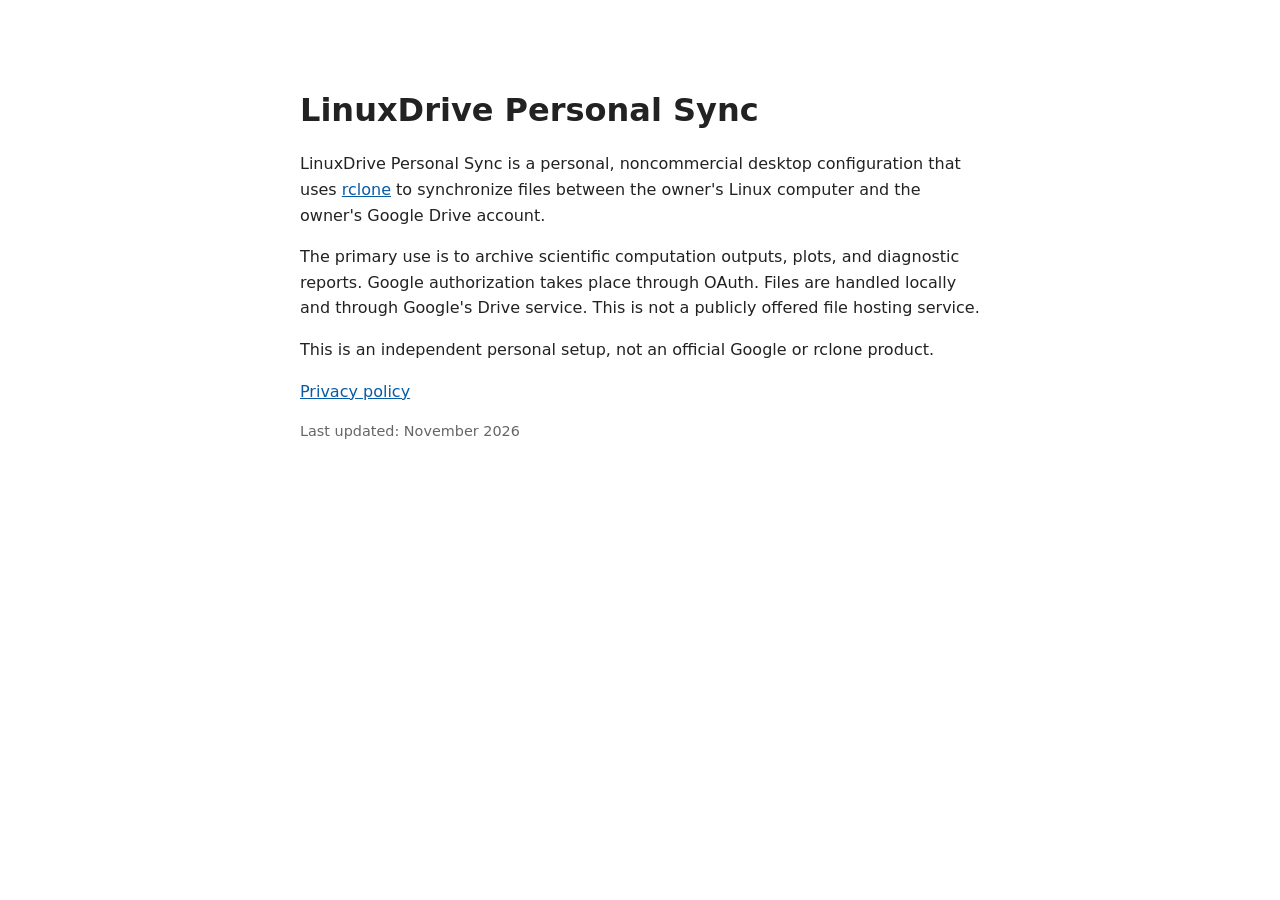
<file: index.html>
<!doctype html>
<html lang="en">
<head>
  <meta charset="utf-8">
  <meta name="viewport" content="width=device-width, initial-scale=1">
  <meta name="robots" content="index,follow">
  <title>LinuxDrive Personal Sync</title>
  <style>
    body{font:16px/1.6 system-ui,-apple-system,Segoe UI,sans-serif;max-width:680px;margin:10vh auto;padding:0 24px;color:#222}
    h1{font-size:2rem;line-height:1.25}
    a{color:#075ba6} .small{color:#666;font-size:.9rem} 
  </style>
</head>
<body>
  <h1>LinuxDrive Personal Sync</h1>
  <p>LinuxDrive Personal Sync is a personal, noncommercial desktop configuration that uses <a href="https://rclone.org/drive/">rclone</a> to synchronize files between the owner's Linux computer and the owner's Google Drive account.</p>
  <p>The primary use is to archive scientific computation outputs, plots, and diagnostic reports. Google authorization takes place through OAuth. Files are handled locally and through Google's Drive service. This is not a publicly offered file hosting service.</p>
  <p>This is an independent personal setup, not an official Google or rclone product.</p>
  <p><a href="privacy.html">Privacy policy</a></p>
  <p class="small">Last updated: November 2026</p>
</body>
</html>
</file>
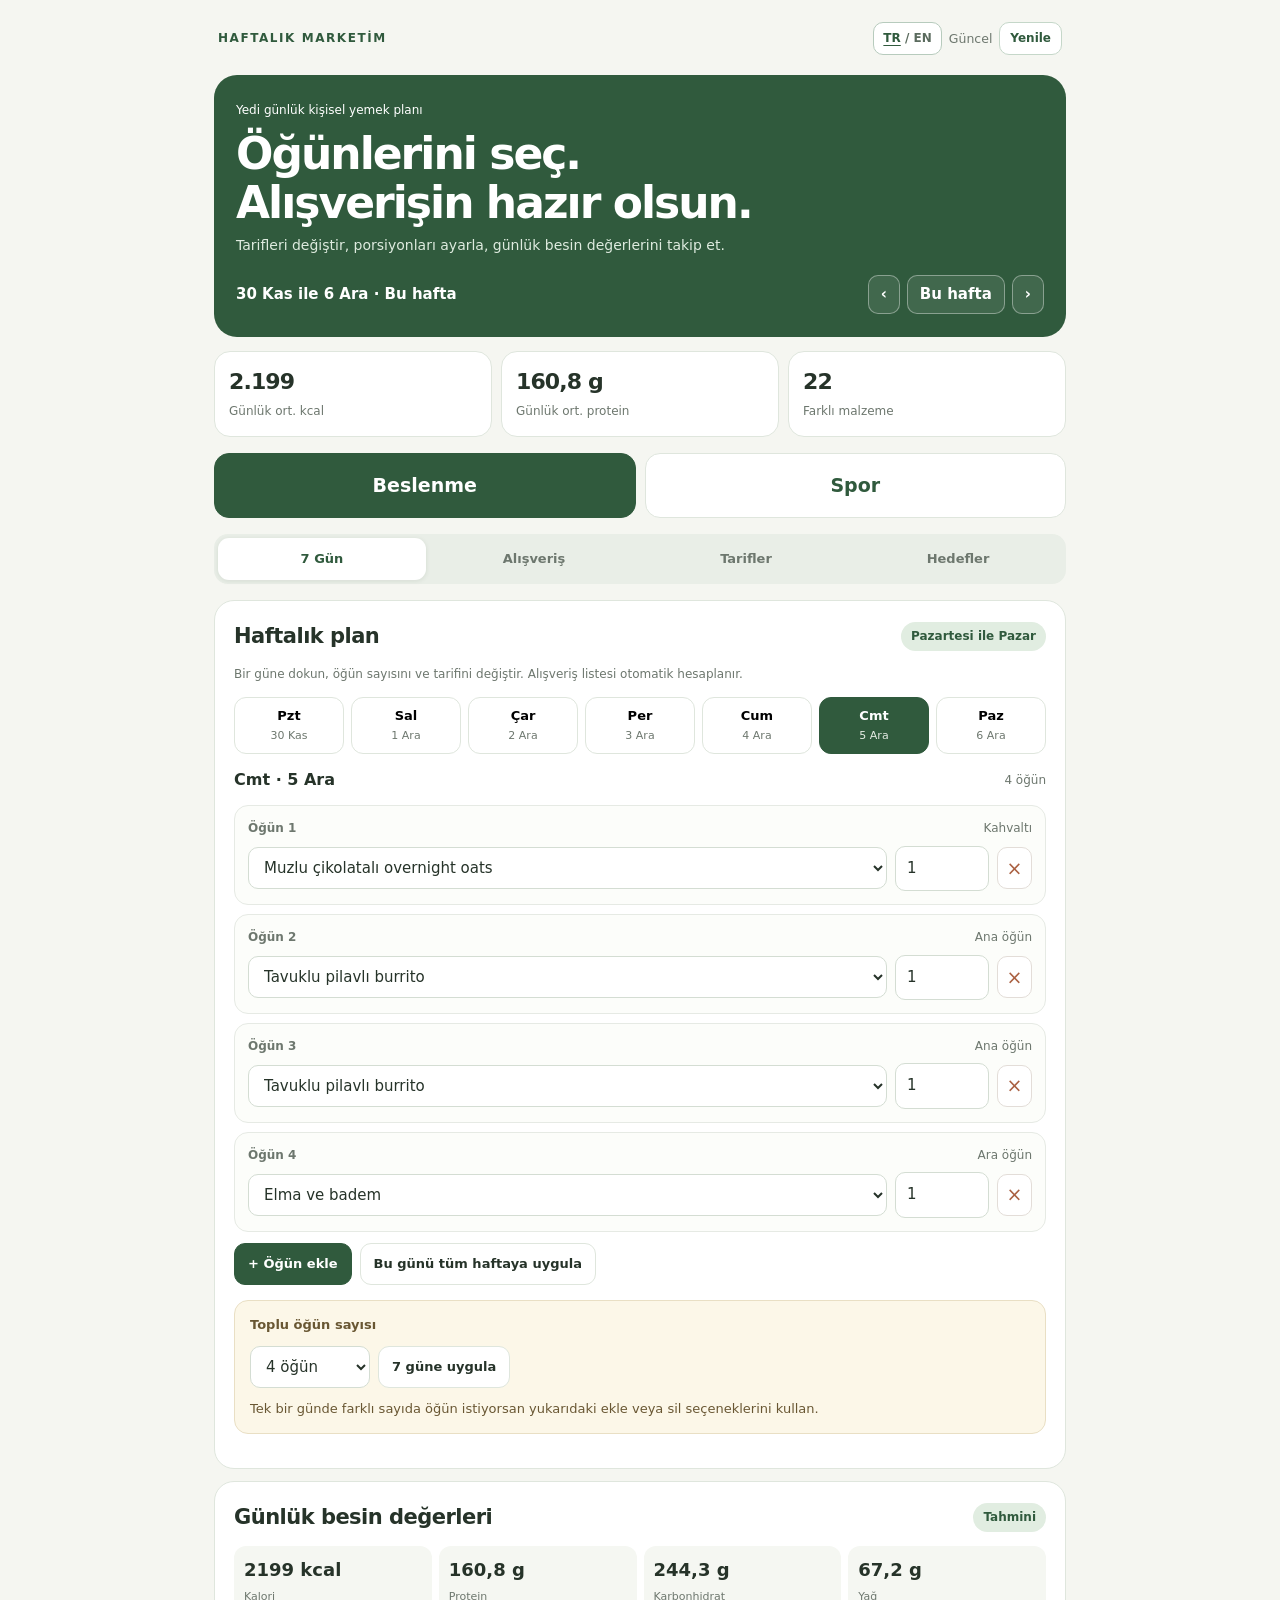
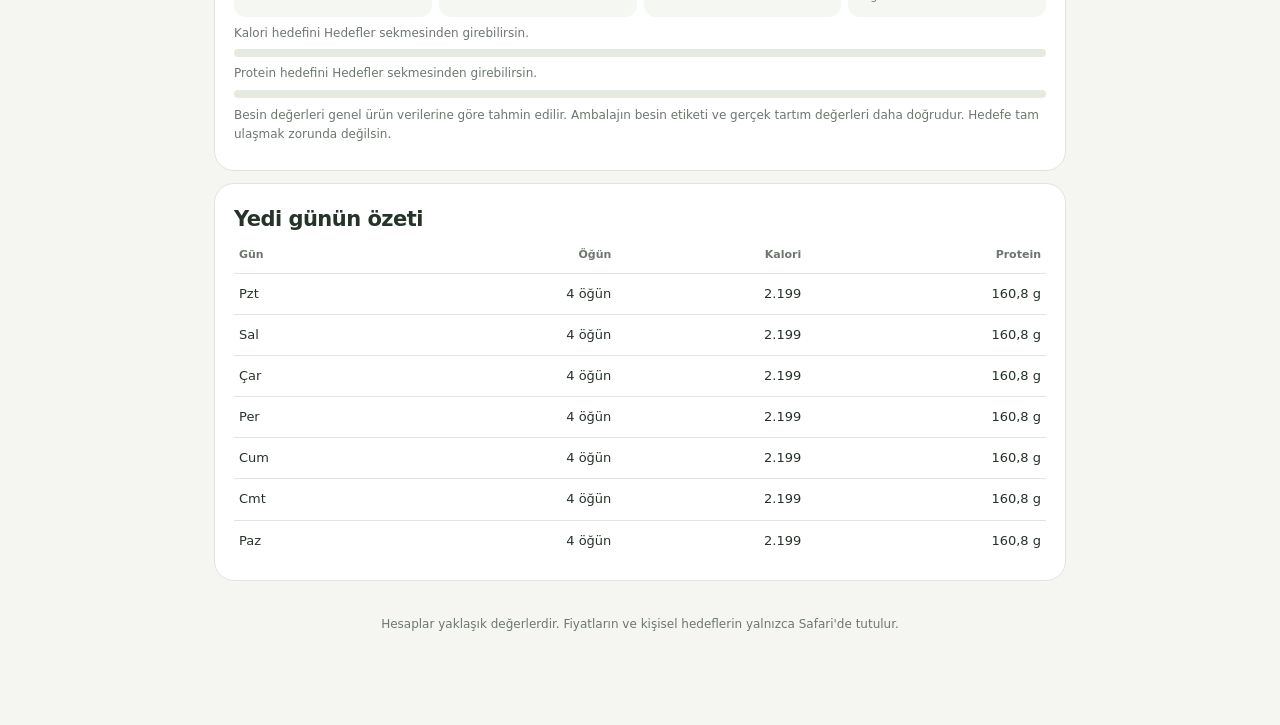
<file: meal-planner/index.html>
<!doctype html>
<html lang="tr">
<head>
<meta charset="utf-8">
<meta name="viewport" content="width=device-width, initial-scale=1, viewport-fit=cover">
<meta name="theme-color" content="#f5f6f1">
<meta name="app-version" content="4.0.0">
<meta name="robots" content="noindex,nofollow">
<meta name="description" content="Yedi günlük yemek planı, tarifler, makro besin hesaplama ve alışveriş listesi.">
<title>Haftalık Marketim | Beslenme Planlayıcısı</title>
<link rel="stylesheet" href="./styles.v2.css?v=4.0">
<script defer src="./engine.v2.js?v=2.3"></script>
<script defer src="./kitchen.v2.js?v=2.1"></script>
<script defer src="./i18n.v3.js?v=4.0"></script>
<script defer src="./energy.v2.js?v=4.0"></script>
<script defer src="./app.v2.js?v=4.0"></script>
<script defer src="./energy-ui.v2.js?v=4.0"></script>
</head>
<body>
<main>
  <div class="top">
    <span class="brand">HAFTALIK MARKETİM</span>
    <div class="top-actions"><button id="langToggle" class="lang-toggle" type="button" aria-label="Switch to English" title="Switch to English"><strong>TR</strong> / EN</button><small id="status">Yükleniyor</small><button id="forceUpdateBtn" type="button" class="update-button" aria-label="Uygulamanın güncel sürümünü yükle">Yenile</button></div>
  </div>
  <section class="hero">
    <span class="small">Yedi günlük kişisel yemek planı</span>
    <h1>Öğünlerini seç.<br>Alışverişin hazır olsun.</h1>
    <p>Tarifleri değiştir, porsiyonları ayarla, günlük besin değerlerini takip et.</p>
    <div class="weekrow">
      <strong id="weekLabel">Hafta yükleniyor</strong>
      <div class="weeknav">
        <button id="previous" aria-label="Önceki hafta">‹</button>
        <button id="now">Bu hafta</button>
        <button id="next" aria-label="Sonraki hafta">›</button>
      </div>
    </div>
  </section>
  <div id="loadError" class="loading" role="status">Plan yükleniyor...</div>
  <div id="mainContent" class="hidden">
    <div class="summary">
      <div class="metric"><b id="avgCalories">0</b><span>Günlük ort. kcal</span></div>
      <div class="metric"><b id="avgProtein">0 g</b><span>Günlük ort. protein</span></div>
      <div class="metric"><b id="ingredientCount">0</b><span>Farklı malzeme</span></div>
    </div>
    <nav class="major-tabs"><button type="button" data-area="food" class="active" aria-pressed="true">Beslenme</button><button type="button" data-area="sport" aria-pressed="false">Spor</button></nav>
    <nav class="tabs food-tabs" role="tablist">
      <button data-tab="plan" class="active" role="tab" aria-selected="true">7 Gün</button>
      <button data-tab="shopping" role="tab" aria-selected="false">Alışveriş</button>
      <button data-tab="recipes" role="tab" aria-selected="false">Tarifler</button>
      <button data-tab="goals" role="tab" aria-selected="false">Hedefler</button>
    </nav>
    <nav class="tabs sport-tabs hidden" role="tablist"><button data-tab="training" role="tab" aria-selected="false">Antrenman</button><button data-tab="energy" role="tab" aria-selected="false">Kalori Dengesi</button></nav>
    <section id="planPane">
      <div class="panel">
        <div class="panelheader"><h2>Haftalık plan</h2><span class="pill">Pazartesi ile Pazar</span></div>
        <p class="muted small">Bir güne dokun, öğün sayısını ve tarifini değiştir. Alışveriş listesi otomatik hesaplanır.</p>
        <div id="days" class="daylist" aria-label="Haftanın günleri"></div>
        <div class="panelheader">
          <h3 id="dayHeading">Gün</h3>
          <span id="mealCountText" class="small muted">4 öğün</span>
        </div>
        <div id="slots"></div>
        <div class="buttonrow">
          <button id="addMeal" class="btn main">+ Öğün ekle</button>
          <button id="cloneDay" class="btn">Bu günü tüm haftaya uygula</button>
        </div>
        <div class="note"><b>Toplu öğün sayısı</b>
          <div class="buttonrow">
            <select id="dailyMealCount" aria-label="Tüm günler için öğün sayısı" style="width:120px">
              <option value="1">1 öğün</option><option value="2">2 öğün</option>
              <option value="3">3 öğün</option><option value="4" selected>4 öğün</option>
              <option value="5">5 öğün</option><option value="6">6 öğün</option>
              <option value="7">7 öğün</option><option value="8">8 öğün</option>
            </select>
            <button id="applyCount" class="btn">7 güne uygula</button>
          </div>
          Tek bir günde farklı sayıda öğün istiyorsan yukarıdaki ekle veya sil seçeneklerini kullan.
        </div>
      </div>
      <div class="panel">
        <div class="panelheader"><h2>Günlük besin değerleri</h2><span class="pill">Tahmini</span></div>
        <div id="todayMacros" class="macrogrid"></div>
        <div class="targetline" id="calorieTargetText"></div><div class="track"><div id="calorieProgress" style="width:0%"></div></div>
        <div class="targetline" id="proteinTargetText"></div><div class="track"><div id="proteinProgress" style="width:0%"></div></div>
        <p class="muted small">Besin değerleri genel ürün verilerine göre tahmin edilir. Ambalajın besin etiketi ve gerçek tartım değerleri daha doğrudur. Hedefe tam ulaşmak zorunda değilsin.</p>
      </div>
      <div class="panel">
        <h2>Yedi günün özeti</h2>
        <table class="seven">
          <thead><tr><th>Gün</th><th>Öğün</th><th>Kalori</th><th>Protein</th></tr></thead>
          <tbody id="weekRows"></tbody>
        </table>
      </div>
    </section>
    <section id="shoppingPane" class="hidden">
      <div class="panel">
        <div class="panelheader"><h2>Otomatik alışveriş listesi</h2><button id="kitchenToggleShopping" class="btn measure-toggle" type="button" aria-pressed="false">Mutfak ölçüsü: Kapalı</button></div>
        <p class="muted small">Aşağıdaki miktarlar 7 güne seçtiğin bütün tariflerin toplamıdır. Paketler Türkiye'deki yaygın satış boyutlarına yuvarlanır.</p>
        <p id="shoppingMeasuresNote" class="measure-note hidden">Mutfak ölçüleri yaklaşıktır. Market alışverişinde paket ve gram miktarı esas alınır.</p>
        <p id="shoppingInfo"></p>
        <div class="toolbar">
          <input id="shopSearch" type="search" placeholder="Ürün ara" aria-label="Alışverişte ürün ara">
          <div class="filters">
            <button class="filter active" data-filter="all">Tümü</button>
            <button class="filter" data-filter="needed">Alınacak</button>
            <button class="filter" data-filter="bought">Alınan</button>
            <button class="filter" data-filter="stock">Evde var</button>
          </div>
        </div>
        <div class="note"><b>Fiyat hesabı</b>Paketli üründe bir paket fiyatı, açık reyonda 100 gram fiyatı gir. Toplam, gereken paket sayısıyla çarpılır. Bilinmeyen fiyatlar toplamın dışında kalır. “Evde var” seçeneği malzemenin tamamının evde bulunduğunu varsayar.</div>
        <div id="shopGroups"></div>
        <div class="buttonrow">
          <button id="copyShopping" class="btn main">Alınacak listeyi kopyala</button>
          <button id="resetPurchased" class="btn">Bu haftanın tiklerini temizle</button>
        </div>
      </div>
      <div class="note"><b>Okulda soğuk taşıma</b>Tavuklu, pilavlı ve sütlü yemekleri oda sıcaklığında gün boyu bekletme. Okulda buzdolabı yoksa 4°C altında tutabildiğin doğrulanmış bir taşıma düzeni gerekiyor. Mikrodalga güvenli olmayan saklamayı telafi etmez.</div>
    </section>
    <section id="recipesPane" class="hidden">
      <div class="panel">
        <div class="panelheader"><h2>Tarif kitaplığı</h2><button id="kitchenToggleRecipes" class="btn measure-toggle" type="button" aria-pressed="false">Mutfak ölçüsü: Kapalı</button></div>
        <p class="small muted">Tarif seçip porsiyonunu ayarlayabilirsin. Her tarifteki Toplu hazırla düğmesi, seçili haftanın toplam porsiyonuna göre tek seferlik malzeme miktarlarını hesaplar.</p>
        <p id="recipeMeasuresNote" class="measure-note hidden">1 çay kaşığı 5 ml, 1 tatlı kaşığı 10 ml, 1 yemek kaşığı 15 ml, 1 su bardağı 200 ml kabul edilir. Karşılıklar yaklaşık değerlerdir. Çiğ tavuk gibi hassas porsiyonları tartıyla ölç.</p>
      </div>
      <div id="recipeList"></div>
    </section>

    <section id="trainingPane" class="hidden" data-sport-ui>
      <div class="panel"><h2 id="trainingTitle">Antrenman programı</h2><p class="muted small" id="trainingIntro"></p><div id="trainingCards"></div></div>
    </section>
    <section id="energyPane" class="hidden" data-sport-ui>
      <div class="panel">
        <div class="panelheader"><h2 data-energy-en="Energy balance">Kalori dengesi</h2><span class="pill" data-energy-en="Estimate">Tahmini</span></div>
        <p class="muted small" data-energy-en="Enter your body measurements and daily routine. The calculator estimates your resting energy needs, daily maintenance calories and the balance against your seven day meal plan.">Vücut ölçülerini ve günlük hareket düzenini gir. Hesaplayıcı dinlenme enerjini, tahmini günlük koruma kalorilerini ve yedi günlük öğün planınla farkını hesaplar.</p>
        <div class="energy-fields">
          <label><span data-energy-en="Age (years)">Yaş</span><input id="energyAge" type="number" min="18" max="100" step="1" inputmode="numeric" placeholder="30" /></label>
          <label><span data-energy-en="Height (cm)">Boy (cm)</span><input id="energyHeight" type="number" min="100" max="250" step="1" inputmode="decimal" placeholder="175" /></label>
          <label><span data-energy-en="Weight (kg)">Kilo (kg)</span><input id="energyWeight" type="number" min="30" max="350" step="0.1" inputmode="decimal" placeholder="75" /></label>
          <label><span data-energy-en="Equation coefficient">Denklem katsayısı</span>
            <select id="energyCoefficient">
              <option value="" data-energy-en="Select">Seç</option>
              <option value="male" data-energy-en="Male equation">Erkek denklemi</option>
              <option value="female" data-energy-en="Female equation">Kadın denklemi</option>
            </select>
          </label>
          <label class="energy-wide"><span data-energy-en="Daily activity (excluding workouts)">Günlük hareket (antrenman hariç)</span>
            <select id="energyActivity">
              <option value="sedentary" data-energy-en="Mostly seated">Genelde oturarak</option>
              <option value="light" data-energy-en="Light daily movement">Günlük hafif hareketli</option>
              <option value="moderate" data-energy-en="Active throughout the day">Gün boyu hareketli</option>
              <option value="high" data-energy-en="Physically demanding day">Fiziksel olarak yoğun gün</option>
            </select>
          </label>
        </div>
        <p class="small muted" data-energy-en="Mifflin St Jeor provides two biological sex coefficients. Choose the equation you want to use. The estimate is less reliable if the reference equations do not match your physiology. Exercise is added separately to prevent double counting.">Mifflin St Jeor denklemi iki biyolojik cinsiyet katsayısı kullanır. Kullanmak istediğin denklemi seç. Bu denklemler fizyolojine uygun değilse tahminin güvenilirliği düşebilir. Antrenmanlar iki kez sayılmasın diye ayrıca eklenir.</p>
      </div>
      <div class="panel">
        <div class="panelheader"><h2 data-energy-en="Weekly exercise plan">Haftalık egzersiz planı</h2><button id="energyAddSession" class="btn main" type="button" data-energy-en="+ Add workout">+ Antrenman ekle</button></div>
        <p class="small muted" data-energy-en="Choose the activity, duration and exact weekdays. The same workout can repeat on several days. Calculated calories are approximate MET based estimates.">Egzersiz türünü, süresini ve hangi günler yaptığını seç. Bir antrenmanı birden fazla güne koyabilirsin. Yakılan kaloriler yaklaşık MET tahminidir.</p>
        <div id="energySessions"></div>
        <p class="small muted" id="energySessionHint"></p><p class="note hidden" id="energyUncertain"></p>
      </div>
      <div class="panel">
        <h2 data-energy-en="Your estimated energy needs">Tahmini enerji ihtiyacın</h2>
        <p id="energyIncomplete" class="note" data-energy-en="Enter age, height, weight and an equation coefficient to see an estimate.">Hesaplama için yaş, boy, kilo ve denklem katsayısını doldur.</p>
        <div id="energyResults" class="hidden">
          <div class="energy-metrics">
            <div class="metric"><b id="energyRest">0</b><span data-energy-en="Resting energy kcal/day">Dinlenme enerjisi kcal/gün</span></div>
            <div class="metric"><b id="energyMaintenance">0</b><span data-energy-en="Avg. maintenance kcal/day">Ortalama koruma kcal/gün</span></div>
            <div class="metric"><b id="energyWorkout">0</b><span data-energy-en="Avg. net workout kcal/day">Ortalama net egzersiz kcal/gün</span></div>
            <div class="metric"><b id="energyPlanGap">0</b><span data-energy-en="Avg. planned balance kcal/day">Planlanan ort. fark kcal/gün</span></div>
          </div>
          <div class="energy-target-row">
            <label><span data-energy-en="Desired daily deficit (kcal)">İstenilen günlük kalori açığı</span>
              <input id="energyDeficit" type="number" min="0" max="1000" step="50" inputmode="numeric" placeholder="300">
            </label>
            <div><b id="energyTargetCalories"></b><p class="small muted" data-energy-en="Average target intake from your chosen deficit. This is a calculation, not a diet prescription.">Seçtiğin açığa göre ortalama tüketim hedefi. Bu hesap bir diyet reçetesi değildir.</p></div>
          </div>
          <h3 data-energy-en="Daily comparison">Günlük karşılaştırma</h3>
          <p class="small muted" data-energy-en="Planned intake comes from your selected recipes. Enter actual total calories only if you tracked everything you ate and drank. Without actual entries, only a planned balance is shown.">Plan kalorileri seçtiğin tariflerden gelir. Gerçekte tükettiğin toplam kaloriyi yalnızca tüm yiyecek ve içecekleri takip ettiysen gir. Gerçek tüketim girilmediyse sadece planlanan fark gösterilir.</p>
          <div class="energy-table-wrap">
            <table class="seven energy-table">
              <thead><tr><th data-energy-en="Day">Gün</th><th data-energy-en="Maintenance">Koruma</th><th data-energy-en="Plan kcal">Plan kcal</th><th data-energy-en="Actual kcal">Gerçek kcal</th><th data-energy-en="Estimated balance">Tahmini fark</th></tr></thead>
              <tbody id="energyDayRows"></tbody>
            </table>
          </div>
          <p id="energyLoggedSummary" class="small muted"></p>
        </div>
        <div class="note"><b data-energy-en="What does the balance mean?">Kalori farkı ne anlama geliyor?</b><span data-energy-en="A positive balance here means an estimated deficit. A negative value means an estimated surplus. Body weight changes, portion errors, activity variation and metabolic adaptation make these estimates uncertain. Even with logged intake this is not a measured calorie deficit.">Burada pozitif fark tahmini açığı, negatif fark tahmini fazlayı gösterir. Kilo değişimi, porsiyon hataları, antrenman yoğunluğu ve metabolik uyum nedeniyle tahmin kesin değildir. Gerçek tüketim girildiğinde bile bu ölçülmüş bir kalori açığı değildir.</span></div>
        <p class="small muted" data-energy-en="Your measurements and food logs are stored only in this browser, not in the public GitHub repository. This calculator is for adults. Pregnancy, eating disorders, illness or unusual training demands require professional guidance.">Boy, kilo ve tüketim kayıtların yalnızca bu tarayıcıda saklanır. Herkese açık GitHub reposuna gönderilmez. Hesaplayıcı yetişkinler içindir. Gebelik, yeme bozukluğu, hastalık veya olağandışı antrenman yükü söz konusuysa profesyonel değerlendirme gerekir.</p>
        <div class="note"><b data-energy-en="Hybrid expenditure model">Hibrit enerji harcaması modeli</b><p data-energy-en="Treadmill uses ACSM speed, grade and gait equations; other exercise uses activity-specific 2024 Compendium METs. Incremental expenditure replaces the baseline energy assigned to the same minutes. Resistance and elliptical values remain approximate. Treadmill estimates assume steady exercise without body-weight support on rails.">Koşu bandında ACSM hız, eğim ve hareket biçimi denklemleri; diğer egzersizlerde 2024 Compendium aktiviteye özel MET değerleri kullanılır. Aynı dakikaların normal enerji harcaması çıkarılarak ek harcama hesaplanır. Ağırlık ve eliptik değerleri yaklaşıktır. Koşu bandı hesabı sabit tempo ve tutunarak vücut ağırlığını desteklememe varsayımına dayanır.</p><p data-energy-en="Workout expenditure is based on your plan, not measured exercise. Logged food does not make it a measured deficit. Do not train to chase a calorie number.">Egzersiz harcaması plan üzerinden tahmin edilir, ölçüm değildir. Gerçek tüketim girmek açığı ölçüme dönüştürmez. Kalori sayısını yakalamak için antrenmanı zorlaştırma.</p><a href="https://pmc.ncbi.nlm.nih.gov/articles/PMC7896743/" target="_blank" rel="noopener noreferrer">ACSM walking</a> · <a href="https://pmc.ncbi.nlm.nih.gov/articles/PMC12419060/" target="_blank" rel="noopener noreferrer">ACSM running</a> · <a href="https://pacompendium.com/conditioning-exercise/" target="_blank" rel="noopener noreferrer">2024 Compendium</a> · <a href="https://pubmed.ncbi.nlm.nih.gov/38896201/" target="_blank" rel="noopener noreferrer">Resistance exercise review</a></div>
        <p class="small muted"><a href="https://pubmed.ncbi.nlm.nih.gov/2305711/" target="_blank" rel="noopener noreferrer">Mifflin St Jeor (1990)</a> · <a href="https://pacompendium.com/adult-compendium/" target="_blank" rel="noopener noreferrer">2024 Compendium of Physical Activities</a></p>
      </div>
    </section>
    <section id="goalsPane" class="hidden">
      <div class="panel">
        <h2>Kişisel hedeflerin</h2>
        <p class="muted small">Buraya girdiğin sayılar yalnızca bu Safari tarayıcısında saklanır. GitHub'a gönderilmez.</p>
        <div class="field">
          <label for="goalCalories">Günlük kalori hedefi (kcal)</label>
          <input id="goalCalories" type="number" min="0" step="50" placeholder="Örneğin 2500" inputmode="numeric">
        </div>
        <div class="field">
          <label for="referenceKg">Protein hesabı için referans ağırlık (kg)</label>
          <input id="referenceKg" type="number" min="0" step="1" placeholder="Örneğin 95" inputmode="decimal">
          <p class="small muted">Mevcut kilon yerine hedef veya uygun bir referans ağırlık kullanabilirsin. Bu bir klinik değerlendirme değil.</p>
        </div>
        <div class="field">
          <label for="proteinFactor">Referans kg başına protein (g/kg)</label>
          <select id="proteinFactor" style="max-width:240px">
            <option value="1.4">1,4 g/kg</option><option value="1.5">1,5 g/kg</option>
            <option value="1.6" selected>1,6 g/kg</option><option value="1.7">1,7 g/kg</option>
            <option value="1.8">1,8 g/kg</option><option value="1.9">1,9 g/kg</option>
            <option value="2">2,0 g/kg</option>
          </select>
        </div>
        <div class="field">
          <label for="proteinManual">İstersen doğrudan günlük protein hedefi (g)</label>
          <input id="proteinManual" type="number" min="0" step="5" placeholder="Boşsa kg × katsayı" inputmode="numeric">
        </div>
        <div class="panel" style="margin:14px 0 0;padding:15px;background:#f5f7f2">
          <h3 id="proteinEstimate">Hedef için referans ağırlık gir.</h3>
          <p id="averageNutrition" class="small muted"></p>
        </div>
        <p class="small muted">Bu hesaplar bilgilendirme amaçlıdır. Özellikle böbrek hastalığı veya başka bir sağlık durumu varsa kişisel protein hedefini bir sağlık uzmanıyla belirlemelisin.</p>
      </div>
      <div class="panel">
        <h2>FreeLLMAPI planı</h2>
        <p>Hesaplama motoru çevrimdışı da çalışır. Bir yapay zekâ modeli daha sonra tarif önerileri, lezzet çeşitliliği ve bütçe optimizasyonu için eklenebilir.</p>
        <p class="small muted">Bu public sitede FreeLLMAPI United API anahtarı tutulmuyor. Doğrudan canlı bağlantı açmak anahtarı başkalarına göstereceği için güvenli olmaz. Bu özellik şimdilik etkin değil.</p>
        <button id="copyAI" class="btn main">Haftalık AI özetini kopyala</button>
        <p class="small muted">İstersen planını ChatGPT'ye veya kendi FreeLLMAPI istemcine yapıştırıp yorumlatabilirsin. Kopyalama dışında veri gönderilmez.</p>
      </div>
    </section>
  </div>
  <footer class="foot">Hesaplar yaklaşık değerlerdir. Fiyatların ve kişisel hedeflerin yalnızca Safari'de tutulur.</footer>
</main>
</body></html>
</file>
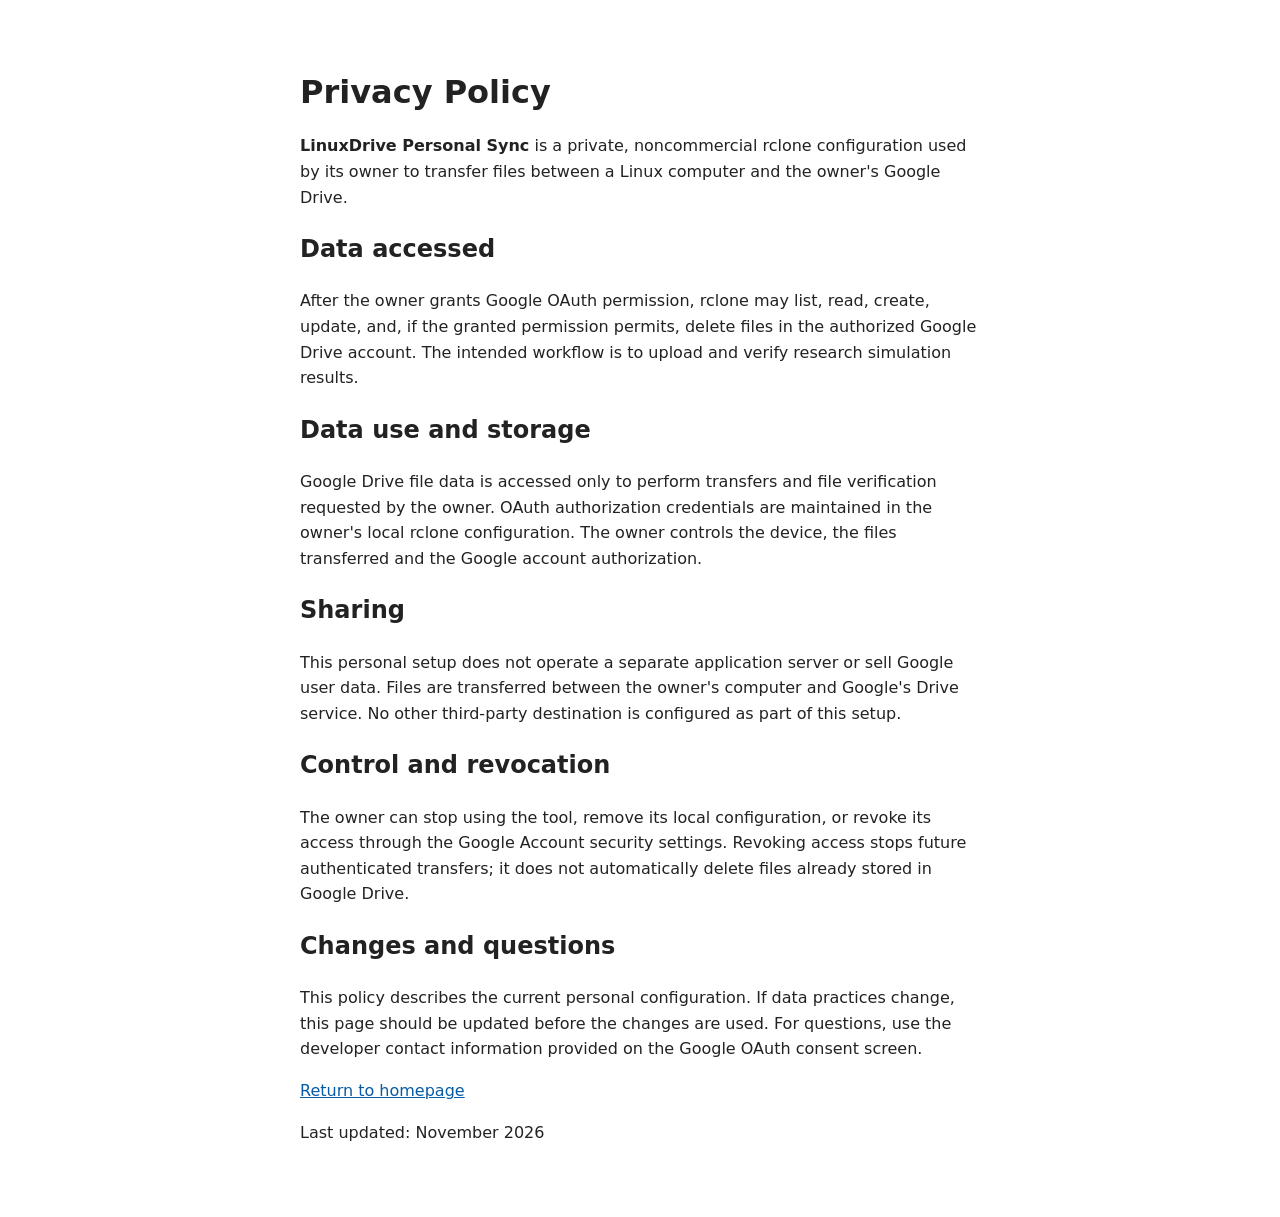
<file: privacy.html>
<!doctype html>
<html lang="en">
<head>
  <meta charset="utf-8">
  <meta name="viewport" content="width=device-width, initial-scale=1">
  <title>Privacy Policy | LinuxDrive Personal Sync</title>
  <style>
    body{font:16px/1.6 system-ui,-apple-system,Segoe UI,sans-serif;max-width:680px;margin:8vh auto;padding:0 24px;color:#222}
    h1{font-size:2rem;line-height:1.25} a{color:#075ba6}
  </style>
</head>
<body>
  <h1>Privacy Policy</h1>
  <p><strong>LinuxDrive Personal Sync</strong> is a private, noncommercial rclone configuration used by its owner to transfer files between a Linux computer and the owner's Google Drive.</p>
  <h2>Data accessed</h2>
  <p>After the owner grants Google OAuth permission, rclone may list, read, create, update, and, if the granted permission permits, delete files in the authorized Google Drive account. The intended workflow is to upload and verify research simulation results.</p>
  <h2>Data use and storage</h2>
  <p>Google Drive file data is accessed only to perform transfers and file verification requested by the owner. OAuth authorization credentials are maintained in the owner's local rclone configuration. The owner controls the device, the files transferred and the Google account authorization.</p>
  <h2>Sharing</h2>
  <p>This personal setup does not operate a separate application server or sell Google user data. Files are transferred between the owner's computer and Google's Drive service. No other third-party destination is configured as part of this setup.</p>
  <h2>Control and revocation</h2>
  <p>The owner can stop using the tool, remove its local configuration, or revoke its access through the Google Account security settings. Revoking access stops future authenticated transfers; it does not automatically delete files already stored in Google Drive.</p>
  <h2>Changes and questions</h2>
  <p>This policy describes the current personal configuration. If data practices change, this page should be updated before the changes are used. For questions, use the developer contact information provided on the Google OAuth consent screen.</p>
  <p><a href="index.html">Return to homepage</a></p>
  <p>Last updated: November 2026</p>
</body>
</html>
</file>
<file: meal-planner/styles.v2.css>
:root{color-scheme:light;--bg:#f5f6f1;--ink:#263329;--sub:#6d776e;--green:#305a3d;--greenlight:#e1ede1;--line:#dfe6dd;--card:#fff;--accent:#e5b87a;--bad:#aa6041}
*{box-sizing:border-box}html{scroll-behavior:smooth}body{margin:0;background:var(--bg);color:var(--ink);font:15px/1.55 system-ui,-apple-system,BlinkMacSystemFont,"Segoe UI",sans-serif}button,input,select{font:inherit}button{cursor:pointer}button:focus-visible,input:focus-visible,select:focus-visible{outline:3px solid #9cc5a4;outline-offset:2px}
main{max-width:880px;margin:auto;padding:22px 14px 70px}.brand{font-size:12px;letter-spacing:.13em;color:var(--green);font-weight:800;text-transform:uppercase}.top{display:flex;align-items:center;justify-content:space-between;margin:0 4px 20px;gap:8px}.top small{color:var(--sub)}h1{font-size:clamp(30px,5vw,44px);letter-spacing:-.045em;line-height:1.12;margin:8px 0}h2{font-size:21px;letter-spacing:-.025em;margin:0}h3{font-size:16px;margin:0}p{margin:8px 0}.muted{color:var(--sub)}.small{font-size:12px}.hero{background:var(--green);color:white;border-radius:23px;padding:23px 22px;margin-bottom:14px}.hero p{color:#deebdf;font-size:14px;margin:4px 0 18px}.weekrow{display:flex;justify-content:space-between;align-items:center;gap:8px;flex-wrap:wrap}.weekrow strong{font-size:15px}.weeknav{display:flex;gap:7px}.weeknav button{background:#ffffff16;color:white;border:1px solid #ffffff60;border-radius:10px;padding:7px 12px;font-weight:750}.summary{display:grid;grid-template-columns:repeat(3,1fr);gap:9px;margin:12px 0}.metric{background:var(--card);border:1px solid var(--line);border-radius:16px;padding:13px 14px;min-width:0}.metric b{display:block;font-size:22px;letter-spacing:-.04em}.metric span{font-size:12px;color:var(--sub)}
.tabs{display:grid;grid-template-columns:repeat(5,minmax(0,1fr));gap:4px;background:#e9eee7;padding:4px;border-radius:14px;margin:16px 0}.tabs button{border:0;border-radius:11px;padding:11px 4px;background:transparent;color:var(--sub);font-size:13px;font-weight:750}.tabs button.active{background:white;box-shadow:0 1px 5px #15341a18;color:var(--green)}
.panel{background:var(--card);border:1px solid var(--line);border-radius:20px;padding:19px;margin:12px 0}.panelheader{display:flex;justify-content:space-between;align-items:center;gap:8px;flex-wrap:wrap;margin-bottom:12px}.daylist{display:grid;grid-template-columns:repeat(7,minmax(0,1fr));gap:7px;margin:14px 0}.daybtn{border:1px solid var(--line);background:white;border-radius:12px;padding:10px 3px;line-height:1.25;text-align:center}.daybtn strong{display:block;font-size:13px}.daybtn small{font-size:11px;color:var(--sub)}.daybtn.active{background:var(--green);border-color:var(--green);color:#fff}.daybtn.active small{color:#e5ece4}
.slot{border:1px solid #e6eae4;background:#fcfdfa;border-radius:14px;margin-bottom:9px;padding:13px}.slotHead{display:flex;align-items:center;justify-content:space-between;gap:10px;margin-bottom:8px}.slotHead label{font-size:12px;color:var(--sub);font-weight:800}.slotFields{display:grid;grid-template-columns:minmax(0,1fr) 94px 35px;gap:8px;align-items:center}
select,input[type="number"],input[type="search"]{border:1px solid #d4ddd3;background:#fff;color:var(--ink);border-radius:10px;padding:10px 11px;width:100%;min-width:0;font-size:15px}select{appearance:auto}
.delbtn{border:1px solid #e3ddd8;background:#fff;color:var(--bad);border-radius:10px;height:42px;width:35px;font-size:19px}
.btn{border:1px solid var(--line);background:white;color:var(--ink);border-radius:11px;padding:10px 13px;font-size:13px;font-weight:800}.btn.main{color:white;background:var(--green);border-color:var(--green)}.btn:disabled{opacity:.5;cursor:not-allowed}.buttonrow{display:flex;gap:8px;flex-wrap:wrap;margin:11px 0}.pill{background:var(--greenlight);color:var(--green);display:inline-block;border-radius:99px;padding:5px 10px;font-size:12px;font-weight:750}.macrogrid{display:grid;grid-template-columns:repeat(4,1fr);gap:7px}.macro{background:#f5f7f2;border-radius:12px;padding:10px;min-width:0}.macro b{display:block;font-size:18px}.macro span{color:var(--sub);font-size:11px}
.track{height:8px;background:#e6ebe2;border-radius:10px;overflow:hidden;margin:7px 0}.track>div{height:100%;background:#84b794;border-radius:10px;max-width:100%}.targetline{font-size:12px;color:var(--sub);margin-top:7px}.seven{border-collapse:collapse;width:100%}.seven td,.seven th{border-bottom:1px solid var(--line);text-align:left;padding:10px 5px;font-size:13px}.seven th{font-size:11px;color:var(--sub);font-weight:800}.seven td:not(:first-child),.seven th:not(:first-child){text-align:right}.seven tr:last-child td{border:0}
.toolbar{display:flex;align-items:center;gap:9px;justify-content:space-between;flex-wrap:wrap;margin:15px 0}.toolbar input{flex:1 1 150px}.filters{display:flex;gap:5px;flex-wrap:wrap}.filter{background:white;color:var(--sub);border:1px solid var(--line);border-radius:99px;padding:8px 11px;font-size:12px;font-weight:750}.filter.active{background:var(--green);color:white;border-color:var(--green)}
.group{margin:16px 0}.gtitle{display:flex;align-items:baseline;justify-content:space-between;margin:0 2px 8px}.gtitle small{color:var(--sub)}.items{background:white;border:1px solid var(--line);border-radius:16px;overflow:hidden}.item{display:flex;align-items:flex-start;gap:10px;padding:13px;border-bottom:1px solid #edf0ed}.item:last-child{border:0}.item .check{width:23px;height:23px;accent-color:var(--green);flex:0 0 23px;margin-top:3px}.item .body{min-width:0;flex:1}.item .title{font-size:14px;font-weight:800;line-height:1.3}.item.bought .title{text-decoration:line-through;color:var(--sub)}.item .detail{color:var(--green);font-size:12px;margin-top:4px}.item .subdetail{color:var(--sub);font-size:12px;margin-top:3px}.stock{border:1px solid #cbd9ce;border-radius:99px;background:#f6faf6;color:#426c4c;padding:5px 9px;margin-top:7px;font-size:12px;font-weight:700}.stock.on{background:#dbece0;border-color:#97b8a0}.price{border:1px solid #dce6dd;background:white;border-radius:8px;padding:6px 8px;font-size:12px;white-space:nowrap;max-width:95px}.priceedit{width:90px!important;padding:6px!important;font-size:13px!important}
.recipe{margin:12px 0;padding:17px 18px;background:white;border:1px solid var(--line);border-radius:17px}.recipe ul,.recipe ol{padding-left:22px}.recipe li{margin:6px 0}.recipehead{display:flex;justify-content:space-between;align-items:flex-start;gap:8px;flex-wrap:wrap}.recipe .subline{font-size:13px;color:var(--sub)}.recipe details summary{font-size:13px;color:var(--green);font-weight:800;cursor:pointer;margin-top:10px}.recipe details{margin-top:12px}
.field{margin:15px 0}.field label{display:block;font-size:13px;color:var(--sub);font-weight:800;margin-bottom:6px}.field input{max-width:240px}.note{border-radius:14px;padding:14px 15px;background:#fcf7e8;border:1px solid #e9dfc4;color:#695733;font-size:13px;margin:15px 0}.note b{display:block;margin-bottom:4px}.loading{min-height:60px;color:var(--sub);padding:20px}.hidden{display:none!important}.foot{color:var(--sub);text-align:center;padding:22px 4px;font-size:12px}
@media(max-width:600px){main{padding:13px 9px 70px}.hero{padding:19px 15px}.metric{padding:10px 9px}.metric b{font-size:19px}.metric span{font-size:11px}.daylist{gap:4px}.daybtn{padding:9px 2px}.daybtn strong{font-size:12px}.daybtn small{font-size:10px}.panel{padding:14px}.macrogrid{grid-template-columns:repeat(2,1fr)}.slotFields{grid-template-columns:minmax(0,1fr) 75px 35px;gap:5px}.slotFields select{font-size:13px;padding:9px 5px}.slotFields input{padding:9px 5px}.item{padding:11px 9px}.tabs button{font-size:12px;padding:11px 2px}}
@media(max-width:360px){.tabs button{font-size:11px}.daybtn strong{font-size:11px}.daybtn small{font-size:9px}.summary{gap:5px}}

/* Kitchen measurement toggle */
.measure-toggle{white-space:nowrap;border-color:#c4d7c8;color:var(--green);background:#f4faf5;transition:background .15s,color .15s}
.measure-toggle.enabled{background:var(--green);color:white;border-color:var(--green)}
.measure-note{border:1px solid #dce5d5;background:#f4f8f1;border-radius:12px;padding:10px 12px;font-size:12px;color:#506453;margin:10px 0 14px}
@media(max-width:430px){.panelheader .measure-toggle{font-size:12px;padding:9px 10px}}

/* iOS home screen refresh control */
.top-actions{display:flex;gap:9px;align-items:center;justify-content:flex-end}
.update-button{border:1px solid #c5d7c9;color:var(--green);background:white;padding:6px 10px;border-radius:10px;font-size:12px;font-weight:750;white-space:nowrap}
.update-button:active{background:var(--greenlight)}

/* Individual recipe batch preparation calculator */
.recipe-actions{display:flex;gap:8px;flex-wrap:wrap;margin:12px 0 4px}
.batch-button{border-color:#b1cab5;color:var(--green);background:#edf5ee}
.batch-button[aria-expanded="true"]{background:var(--green);border-color:var(--green);color:white}
.batch-panel{margin:14px 0 3px;padding:15px;border-radius:15px;background:#f2f7ef;border:1px solid #c9dbca}
.batch-panel[hidden]{display:none}
.batch-caption{color:var(--green);font-size:13px;font-weight:800;margin:0 0 11px}
.batch-controls{display:flex;align-items:end;gap:8px;flex-wrap:wrap;margin-bottom:12px}
.batch-controls label{font-size:12px;font-weight:750;color:var(--sub);display:flex;flex-direction:column;gap:5px}
.batch-controls input{width:115px;max-width:100%}
.batch-controls .btn{min-height:42px}
.batch-summary{font-size:13px;font-weight:800;color:var(--green);margin:12px 0 9px}
.batch-list{list-style:none;padding:0!important;margin:0 0 18px!important}
.batch-list li{display:flex;justify-content:space-between;align-items:baseline;gap:8px;border-bottom:1px solid #dfe8db;margin:0!important;padding:8px 1px;font-size:13px;flex-direction:row}
.batch-list li:last-child{border:0}
.batch-list strong{font-weight:800;color:var(--green)}
.batch-steps{padding-left:22px}
.batch-panel h3{margin:10px 0 6px}
.batch-safety{background:#fff9e9;border:1px solid #eee1c3;border-radius:12px;padding:12px;color:#695a32;font-size:13px;line-height:1.55}
.batch-footnote{font-size:12px;color:var(--sub);margin:10px 0 0}
@media(max-width:440px){
 .batch-panel{padding:12px 10px}
 .batch-controls input{width:110px}
 .batch-list li{flex-direction:column;align-items:flex-start;gap:1px}
 .batch-button{width:100%}
}

/* Accessible language selector for the Home Screen app */
.lang-toggle{border:1px solid #b7cbbd;background:white;color:#5b6b5e;border-radius:10px;padding:6px 9px;font-size:12px;font-weight:600;white-space:nowrap}
.lang-toggle strong{font-weight:900;color:var(--green);text-decoration:underline;text-underline-offset:3px}
.lang-toggle:focus-visible{outline:3px solid #93bda0;outline-offset:2px}
.top-actions{gap:7px;flex-wrap:wrap}
@media(max-width:430px){.top{align-items:center;gap:6px}.brand{font-size:10px;letter-spacing:.08em}.top-actions{gap:5px}.top-actions small{font-size:10px}.lang-toggle,.update-button{font-size:11px;padding:6px 7px}}

/* Energy balance tab */
.energy-fields{display:grid;grid-template-columns:repeat(2,minmax(0,1fr));gap:12px;margin:16px 0}
.energy-fields label,.energy-session-fields label,.energy-target-row label{display:flex;flex-direction:column;gap:5px;font-size:13px;font-weight:750;color:var(--sub)}
.energy-fields .energy-wide{grid-column:1/-1}
.energy-fields input,.energy-fields select,.energy-session input,.energy-session select,.energy-target-row input{border:1px solid var(--line);background:white;border-radius:10px;padding:10px;color:var(--ink);width:100%;min-width:0}
.energy-session{padding:13px;margin:12px 0;background:#f7faf6;border:1px solid var(--line);border-radius:14px}
.energy-session-fields{display:grid;grid-template-columns:minmax(0,1fr) 125px;gap:10px}
.energy-day-checks{display:grid;grid-template-columns:repeat(7,minmax(0,1fr));gap:5px}
.energy-day-check{display:flex;align-items:center;justify-content:center;flex-direction:column;gap:4px;padding:8px 3px;border:1px solid var(--line);border-radius:10px;background:white;font-size:12px;color:var(--sub);cursor:pointer}
.energy-day-check input{accent-color:var(--green);width:18px;height:18px;margin:0}
.energy-metrics{display:grid;grid-template-columns:repeat(2,minmax(0,1fr));gap:9px;margin:14px 0}
.energy-target-row{display:grid;grid-template-columns:200px minmax(0,1fr);gap:16px;align-items:center;padding:14px 0;border-top:1px solid var(--line);border-bottom:1px solid var(--line);margin:16px 0}
.energy-target-row b{font-size:24px;color:var(--green)}
.energy-target-row p{margin:2px 0}
.energy-table-wrap{overflow-x:auto;margin-top:10px}
.energy-table{min-width:520px}
.energy-log-input{min-width:66px;width:82px!important;padding:7px 6px!important;font-size:13px!important}
.energy-difference{font-weight:800;white-space:nowrap}
.energy-difference small{display:block;font-size:10px;font-weight:400;color:var(--sub)}
.energy-deficit{color:var(--green)}.energy-surplus{color:#aa6041}
@media(max-width:600px){
 .tabs button{font-size:11px;letter-spacing:-.02em}
 .energy-metrics{gap:7px}
 .energy-fields{gap:9px}
 .energy-session-fields{grid-template-columns:1fr 105px}
 .energy-day-checks{gap:3px}
 .energy-day-check{font-size:10px;padding:8px 0}
 .energy-target-row{grid-template-columns:1fr}
}
@media(max-width:380px){.tabs button{font-size:10px;padding:9px 0}}

.major-tabs{display:grid;grid-template-columns:repeat(2,minmax(0,1fr));gap:9px;margin:16px 0 8px}
.major-tabs button{border:1px solid var(--line);border-radius:15px;padding:17px 8px;background:white;color:var(--green);font-size:19px;font-weight:800;cursor:pointer}
.major-tabs button.active{background:var(--green);color:white;border-color:var(--green)}
.food-tabs{grid-template-columns:repeat(4,minmax(0,1fr))}
.sport-tabs{grid-template-columns:repeat(2,minmax(0,1fr))}
.training-note-label{display:block;font-size:12px;color:var(--sub);margin:10px 0}
.training-note-label textarea{display:block;width:100%;margin-top:5px;padding:9px;border:1px solid var(--line);border-radius:9px;background:white;font:inherit;color:var(--ink);resize:vertical}
#trainingCards ul{padding-left:22px;margin:8px 0}#trainingCards li{margin:4px 0}
</file>
